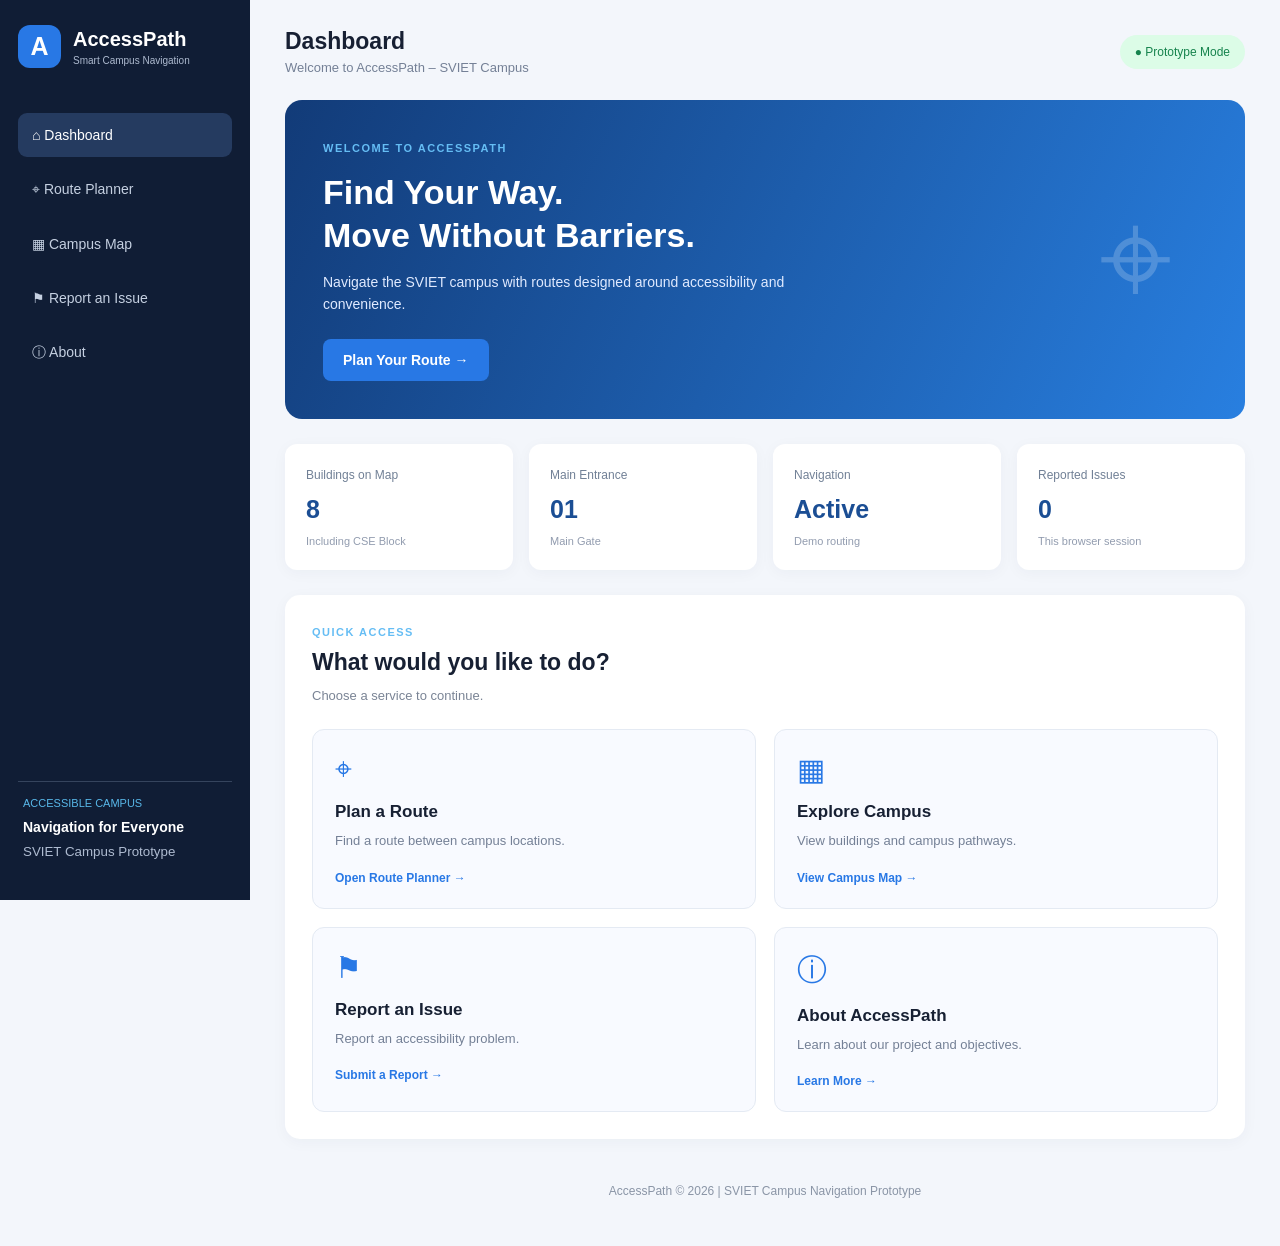
<file: index.html>
<!DOCTYPE html>
<html lang="en">
<head>
    <meta charset="UTF-8">
    <meta name="viewport" content="width=device-width, initial-scale=1.0">
    <title>AccessPath | Dashboard</title>
    <link rel="stylesheet" href="style.css">
</head>
<body>

<div class="app">
    <aside class="sidebar">
        <a href="index.html" class="brand">
            <span class="brand-icon">A</span>
            <span><b>AccessPath</b><small>Smart Campus Navigation</small></span>
        </a>

        <nav>
            <a href="index.html" class="nav-link active">⌂ Dashboard</a>
            <a href="planner.html" class="nav-link">⌖ Route Planner</a>
            <a href="map.html" class="nav-link">▦ Campus Map</a>
            <a href="report.html" class="nav-link">⚑ Report an Issue</a>
            <a href="about.html" class="nav-link">ⓘ About</a>
        </nav>

        <div class="sidebar-bottom">
            <p>ACCESSIBLE CAMPUS</p>
            <b>Navigation for Everyone</b>
            <small>SVIET Campus Prototype</small>
        </div>
    </aside>

    <main class="main-content">
        <header class="topbar">
            <div>
                <h2>Dashboard</h2>
                <p>Welcome to AccessPath – SVIET Campus</p>
            </div>
            <span class="status">● Prototype Mode</span>
        </header>

        <section class="hero">
            <div>
                <span class="hero-tag">WELCOME TO ACCESSPATH</span>
                <h1>Find Your Way.<br>Move Without Barriers.</h1>
                <p>
                    Navigate the SVIET campus with routes designed
                    around accessibility and convenience.
                </p>
                <a href="planner.html" class="primary-btn">
                    Plan Your Route →
                </a>
            </div>
            <div class="hero-symbol">⌖</div>
        </section>

        <section class="stats">
            <div class="stat-card">
                <span>Buildings on Map</span>
                <h2>8</h2>
                <small>Including CSE Block</small>
            </div>
            <div class="stat-card">
                <span>Main Entrance</span>
                <h2>01</h2>
                <small>Main Gate</small>
            </div>
            <div class="stat-card">
                <span>Navigation</span>
                <h2>Active</h2>
                <small>Demo routing</small>
            </div>
            <div class="stat-card">
                <span>Reported Issues</span>
                <h2 id="issueCount">0</h2>
                <small>This browser session</small>
            </div>
        </section>

        <section class="panel">
            <div class="section-heading">
                <span class="eyebrow">QUICK ACCESS</span>
                <h2>What would you like to do?</h2>
                <p>Choose a service to continue.</p>
            </div>

            <div class="quick-grid">
                <a href="planner.html" class="quick-card">
                    <span>⌖</span>
                    <h3>Plan a Route</h3>
                    <p>Find a route between campus locations.</p>
                    <b>Open Route Planner →</b>
                </a>

                <a href="map.html" class="quick-card">
                    <span>▦</span>
                    <h3>Explore Campus</h3>
                    <p>View buildings and campus pathways.</p>
                    <b>View Campus Map →</b>
                </a>

                <a href="report.html" class="quick-card">
                    <span>⚑</span>
                    <h3>Report an Issue</h3>
                    <p>Report an accessibility problem.</p>
                    <b>Submit a Report →</b>
                </a>

                <a href="about.html" class="quick-card">
                    <span>ⓘ</span>
                    <h3>About AccessPath</h3>
                    <p>Learn about our project and objectives.</p>
                    <b>Learn More →</b>
                </a>
            </div>
        </section>

        <footer>AccessPath © 2026 | SVIET Campus Navigation Prototype</footer>
    </main>
</div>

<script src="script.js"></script>
</body>
</html>
</file>
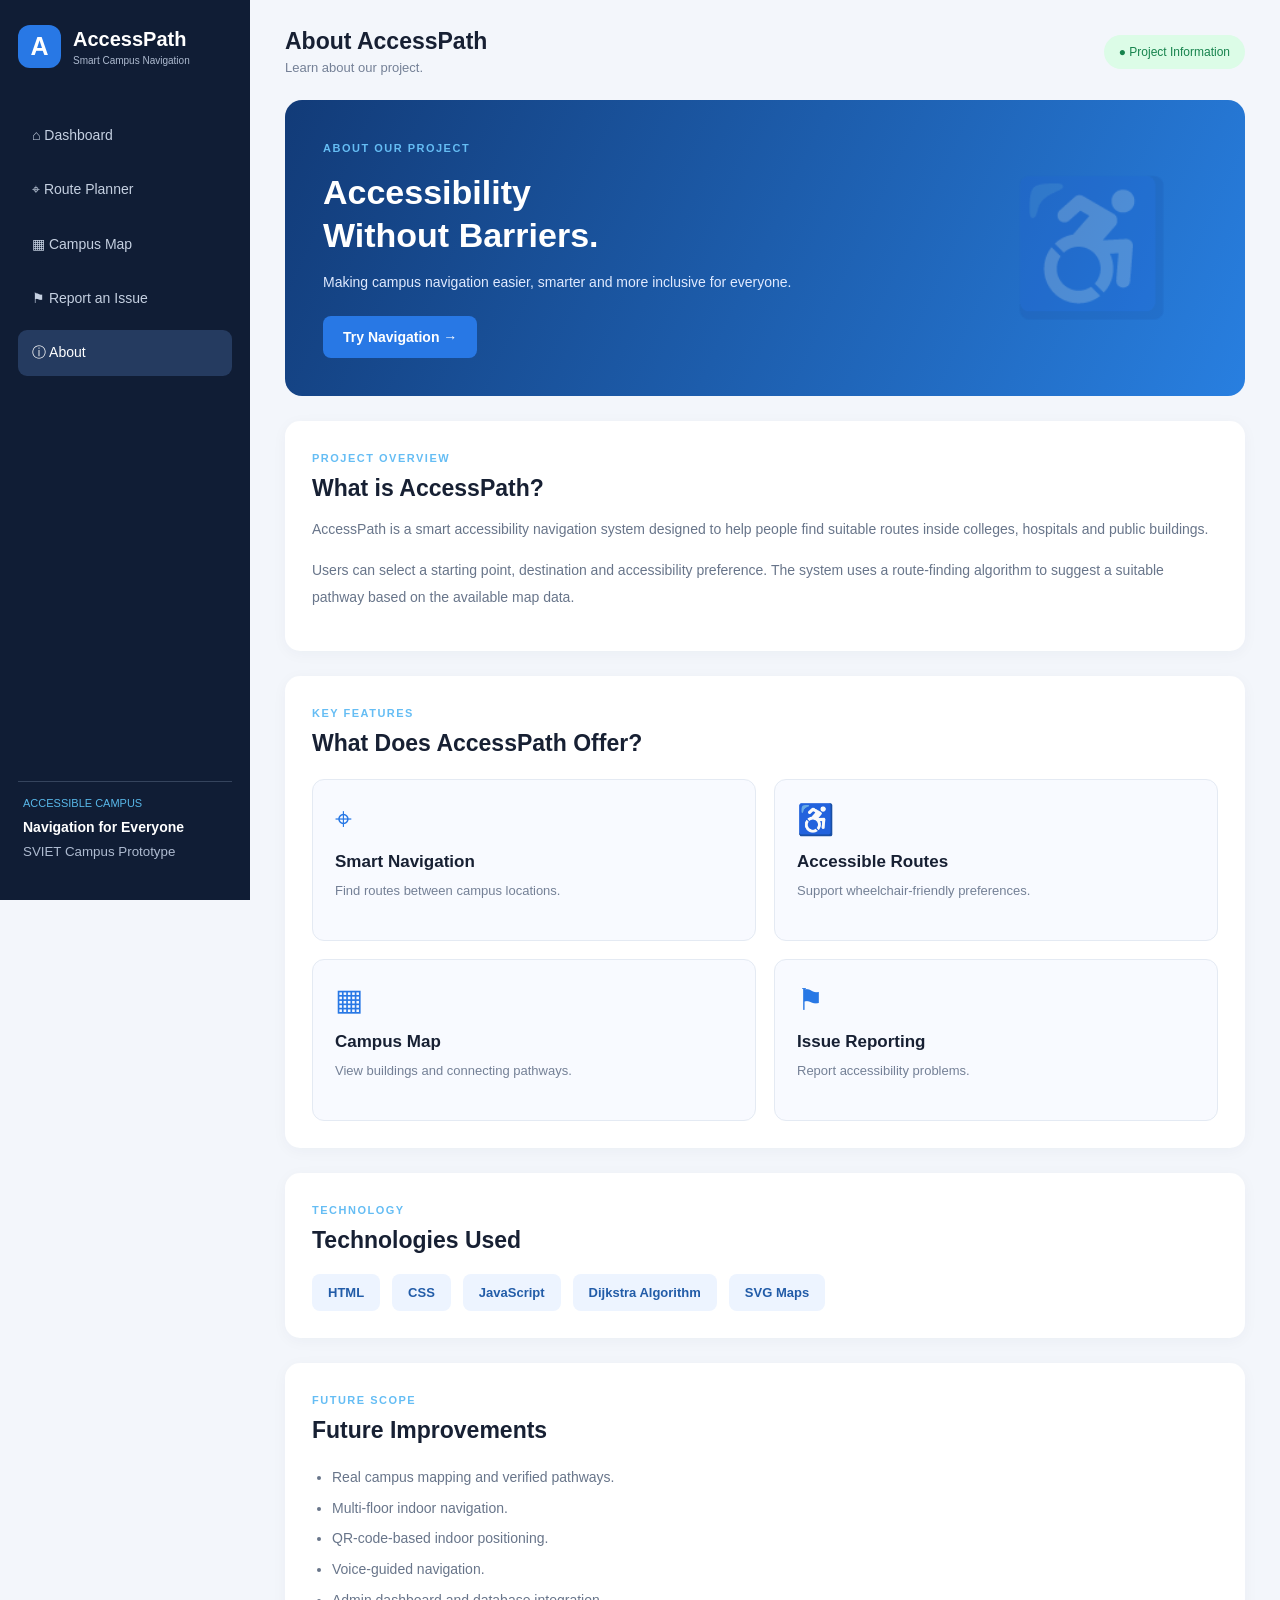
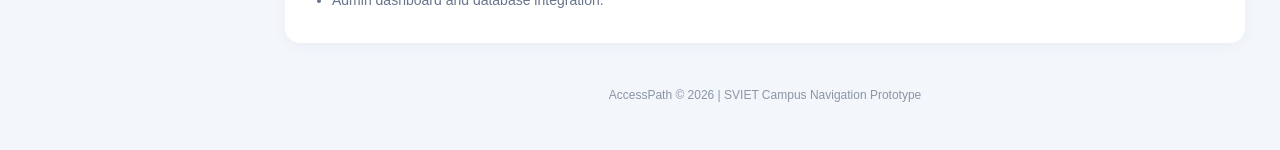
<file: about.html>
<!DOCTYPE html>
<html lang="en">
<head>
    <meta charset="UTF-8">
    <meta name="viewport" content="width=device-width, initial-scale=1.0">
    <title>AccessPath | About</title>
    <link rel="stylesheet" href="style.css">
</head>
<body>

<div class="app">
    <aside class="sidebar">
        <a href="index.html" class="brand">
            <span class="brand-icon">A</span>
            <span><b>AccessPath</b><small>Smart Campus Navigation</small></span>
        </a>

        <nav>
            <a href="index.html" class="nav-link">⌂ Dashboard</a>
            <a href="planner.html" class="nav-link">⌖ Route Planner</a>
            <a href="map.html" class="nav-link">▦ Campus Map</a>
            <a href="report.html" class="nav-link">⚑ Report an Issue</a>
            <a href="about.html" class="nav-link active">ⓘ About</a>
        </nav>

        <div class="sidebar-bottom">
            <p>ACCESSIBLE CAMPUS</p>
            <b>Navigation for Everyone</b>
            <small>SVIET Campus Prototype</small>
        </div>
    </aside>

    <main class="main-content">
        <header class="topbar">
            <div>
                <h2>About AccessPath</h2>
                <p>Learn about our project.</p>
            </div>
            <span class="status">● Project Information</span>
        </header>

        <section class="hero">
            <div>
                <span class="hero-tag">ABOUT OUR PROJECT</span>
                <h1>Accessibility<br>Without Barriers.</h1>
                <p>
                    Making campus navigation easier, smarter
                    and more inclusive for everyone.
                </p>
                <a href="planner.html" class="primary-btn">
                    Try Navigation →
                </a>
            </div>
            <div class="hero-symbol">♿</div>
        </section>

        <section class="panel">
            <span class="eyebrow">PROJECT OVERVIEW</span>
            <h2>What is AccessPath?</h2>
            <p class="about-text">
                AccessPath is a smart accessibility navigation
                system designed to help people find suitable
                routes inside colleges, hospitals and public
                buildings.
            </p>
            <p class="about-text">
                Users can select a starting point, destination
                and accessibility preference. The system uses
                a route-finding algorithm to suggest a suitable
                pathway based on the available map data.
            </p>
        </section>

        <section class="panel">
            <span class="eyebrow">KEY FEATURES</span>
            <h2>What Does AccessPath Offer?</h2>

            <div class="quick-grid">
                <div class="quick-card">
                    <span>⌖</span>
                    <h3>Smart Navigation</h3>
                    <p>Find routes between campus locations.</p>
                </div>
                <div class="quick-card">
                    <span>♿</span>
                    <h3>Accessible Routes</h3>
                    <p>Support wheelchair-friendly preferences.</p>
                </div>
                <div class="quick-card">
                    <span>▦</span>
                    <h3>Campus Map</h3>
                    <p>View buildings and connecting pathways.</p>
                </div>
                <div class="quick-card">
                    <span>⚑</span>
                    <h3>Issue Reporting</h3>
                    <p>Report accessibility problems.</p>
                </div>
            </div>
        </section>

        <section class="panel">
            <span class="eyebrow">TECHNOLOGY</span>
            <h2>Technologies Used</h2>
            <div class="technology-list">
                <span>HTML</span>
                <span>CSS</span>
                <span>JavaScript</span>
                <span>Dijkstra Algorithm</span>
                <span>SVG Maps</span>
            </div>
        </section>

        <section class="panel">
            <span class="eyebrow">FUTURE SCOPE</span>
            <h2>Future Improvements</h2>
            <ul class="future-list">
                <li>Real campus mapping and verified pathways.</li>
                <li>Multi-floor indoor navigation.</li>
                <li>QR-code-based indoor positioning.</li>
                <li>Voice-guided navigation.</li>
                <li>Admin dashboard and database integration.</li>
            </ul>
        </section>

        <footer>AccessPath © 2026 | SVIET Campus Navigation Prototype</footer>
    </main>
</div>

<script src="script.js"></script>
</body>
</html>
</file>
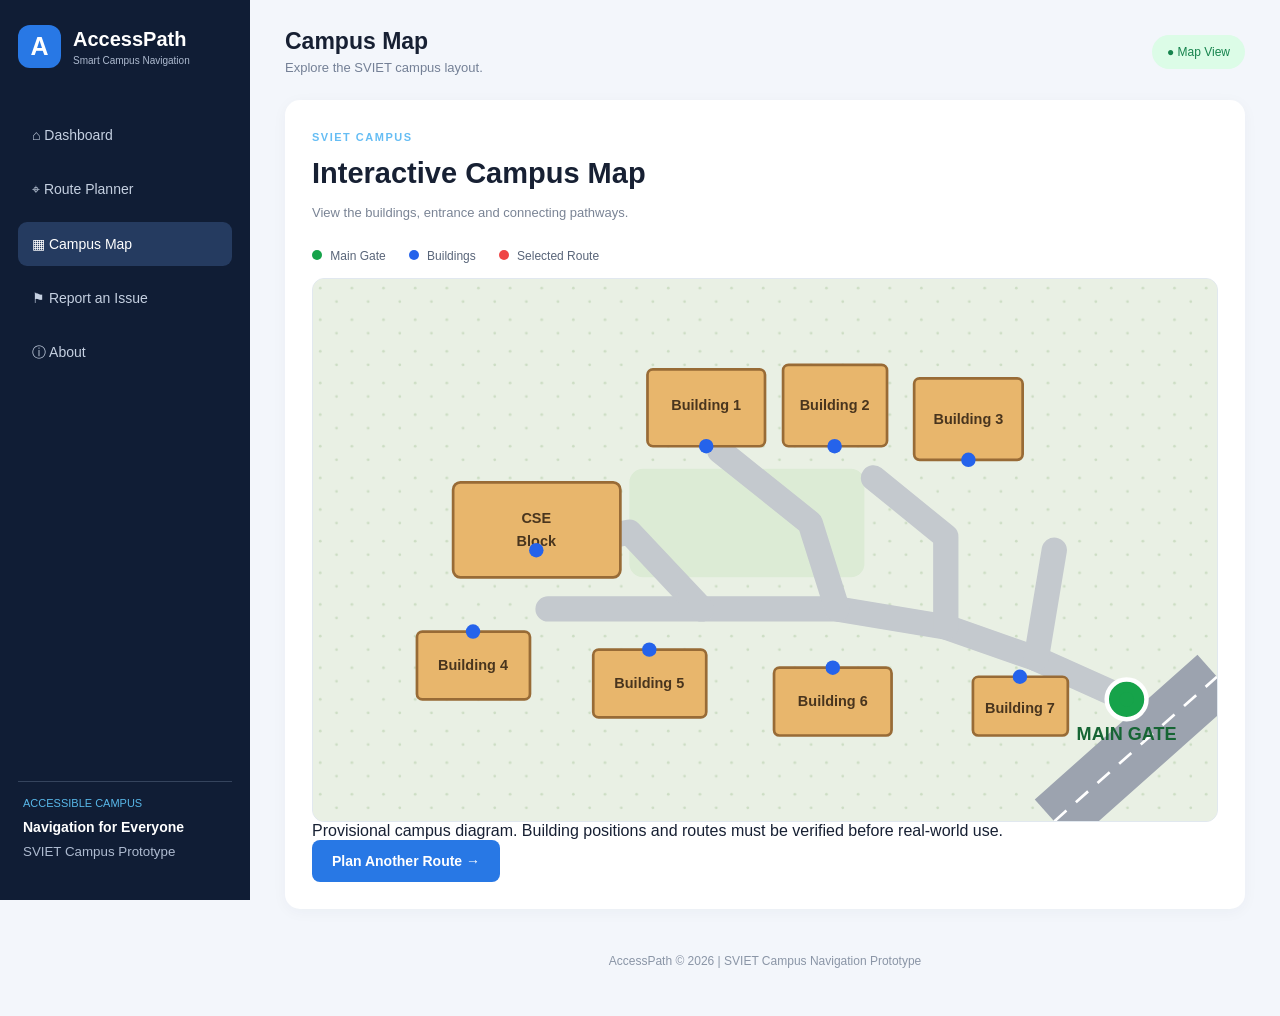
<file: map.html>
<!DOCTYPE html>
<html lang="en">
<head>
    <meta charset="UTF-8">
    <meta name="viewport" content="width=device-width, initial-scale=1.0">
    <title>AccessPath | Campus Map</title>
    <link rel="stylesheet" href="style.css">
</head>
<body>

<div class="app">
    <aside class="sidebar">
        <a href="index.html" class="brand">
            <span class="brand-icon">A</span>
            <span><b>AccessPath</b><small>Smart Campus Navigation</small></span>
        </a>

        <nav>
            <a href="index.html" class="nav-link">⌂ Dashboard</a>
            <a href="planner.html" class="nav-link">⌖ Route Planner</a>
            <a href="map.html" class="nav-link active">▦ Campus Map</a>
            <a href="report.html" class="nav-link">⚑ Report an Issue</a>
            <a href="about.html" class="nav-link">ⓘ About</a>
        </nav>

        <div class="sidebar-bottom">
            <p>ACCESSIBLE CAMPUS</p>
            <b>Navigation for Everyone</b>
            <small>SVIET Campus Prototype</small>
        </div>
    </aside>

    <main class="main-content">
        <header class="topbar">
            <div>
                <h2>Campus Map</h2>
                <p>Explore the SVIET campus layout.</p>
            </div>
            <span class="status">● Map View</span>
        </header>

        <section class="panel">
            <span class="eyebrow">SVIET CAMPUS</span>
            <h1 class="page-title">Interactive Campus Map</h1>
            <p class="page-description">
                View the buildings, entrance and connecting pathways.
            </p>

            <div class="map-legend">
                <span><i class="legend-dot green"></i> Main Gate</span>
                <span><i class="legend-dot blue"></i> Buildings</span>
                <span><i class="legend-dot red"></i> Selected Route</span>
            </div>

            <div class="map-wrapper">
                <svg id="campusMap" viewBox="0 0 1000 600"
                     xmlns="http://www.w3.org/2000/svg">

                    <defs>
                        <pattern id="grass" width="35" height="35"
                                 patternUnits="userSpaceOnUse">
                            <rect width="35" height="35" fill="#e9f0e4"/>
                            <circle cx="8" cy="10" r="1.5" fill="#ccddc3"/>
                            <circle cx="26" cy="25" r="1.5" fill="#ccddc3"/>
                        </pattern>
                    </defs>

                    <rect width="1000" height="600" fill="url(#grass)"/>

                    <rect x="350" y="210" width="260" height="120"
                          rx="15" fill="#dcebd5"/>

                    <!-- Roads -->
                    <g class="roads">
                        <path d="M900 465 L800 420 L700 385 L580 365 L430 365 L260 365"/>
                        <path d="M700 385 L700 285 L620 220"/>
                        <path d="M580 365 L550 270 L450 190"/>
                        <path d="M430 365 L350 280 L250 300"/>
                        <path d="M800 420 L820 300"/>
                    </g>

                    <!-- Highway -->
                    <path d="M820 600 L1000 440"
                          stroke="#9ca3af" stroke-width="65" fill="none"/>
                    <path d="M820 600 L1000 440"
                          stroke="white" stroke-width="3"
                          stroke-dasharray="18 14" fill="none"/>

                    <!-- CSE Block -->
                    <g class="building" data-node="cse">
                        <rect x="155" y="225" width="185" height="105"
                              rx="8" fill="#2878c7"
                              stroke="#174a7c" stroke-width="4"/>
                        <text x="247" y="270" fill="white">CSE</text>
                        <text x="247" y="295" fill="white">Block</text>
                    </g>

                    <!-- Other buildings -->
                    <g class="building" data-node="b1">
                        <rect x="370" y="100" width="130" height="85" rx="6"/>
                        <text x="435" y="145">Building 1</text>
                    </g>
                    <g class="building" data-node="b2">
                        <rect x="520" y="95" width="115" height="90" rx="6"/>
                        <text x="577" y="145">Building 2</text>
                    </g>
                    <g class="building" data-node="b3">
                        <rect x="665" y="110" width="120" height="90" rx="6"/>
                        <text x="725" y="160">Building 3</text>
                    </g>
                    <g class="building" data-node="b4">
                        <rect x="115" y="390" width="125" height="75" rx="6"/>
                        <text x="177" y="432">Building 4</text>
                    </g>
                    <g class="building" data-node="b5">
                        <rect x="310" y="410" width="125" height="75" rx="6"/>
                        <text x="372" y="452">Building 5</text>
                    </g>
                    <g class="building" data-node="b6">
                        <rect x="510" y="430" width="130" height="75" rx="6"/>
                        <text x="575" y="472">Building 6</text>
                    </g>
                    <g class="building" data-node="b7">
                        <rect x="730" y="440" width="105" height="65" rx="6"/>
                        <text x="782" y="480">Building 7</text>
                    </g>

                    <!-- Main Gate -->
                    <circle cx="900" cy="465" r="22"
                            fill="#16a34a" stroke="white" stroke-width="5"/>
                    <text x="900" y="510" text-anchor="middle"
                          fill="#166534" font-size="20"
                          font-weight="bold">MAIN GATE</text>

                    <!-- Route -->
                    <polyline id="routeLine" points=""
                              fill="none" stroke="#ef4444"
                              stroke-width="9"
                              stroke-linecap="round"
                              stroke-linejoin="round"/>

                    <!-- Navigation points -->
                    <g id="mapPoints">
                        <circle id="gate" cx="900" cy="465" r="8" fill="#16a34a"/>
                        <circle id="cse" cx="247" cy="300" r="8" fill="#2563eb"/>
                        <circle id="b1" cx="435" cy="185" r="8" fill="#2563eb"/>
                        <circle id="b2" cx="577" cy="185" r="8" fill="#2563eb"/>
                        <circle id="b3" cx="725" cy="200" r="8" fill="#2563eb"/>
                        <circle id="b4" cx="177" cy="390" r="8" fill="#2563eb"/>
                        <circle id="b5" cx="372" cy="410" r="8" fill="#2563eb"/>
                        <circle id="b6" cx="575" cy="430" r="8" fill="#2563eb"/>
                        <circle id="b7" cx="782" cy="440" r="8" fill="#2563eb"/>
                    </g>
                </svg>
            </div>

            <p class="map-note">
                Provisional campus diagram. Building positions and routes
                must be verified before real-world use.
            </p>

            <div id="mapResult" class="message" hidden></div>

            <a href="planner.html" class="primary-btn">
                Plan Another Route →
            </a>
        </section>

        <footer>AccessPath © 2026 | SVIET Campus Navigation Prototype</footer>
    </main>
</div>

<script src="script.js"></script>
</body>
</html>
</file>
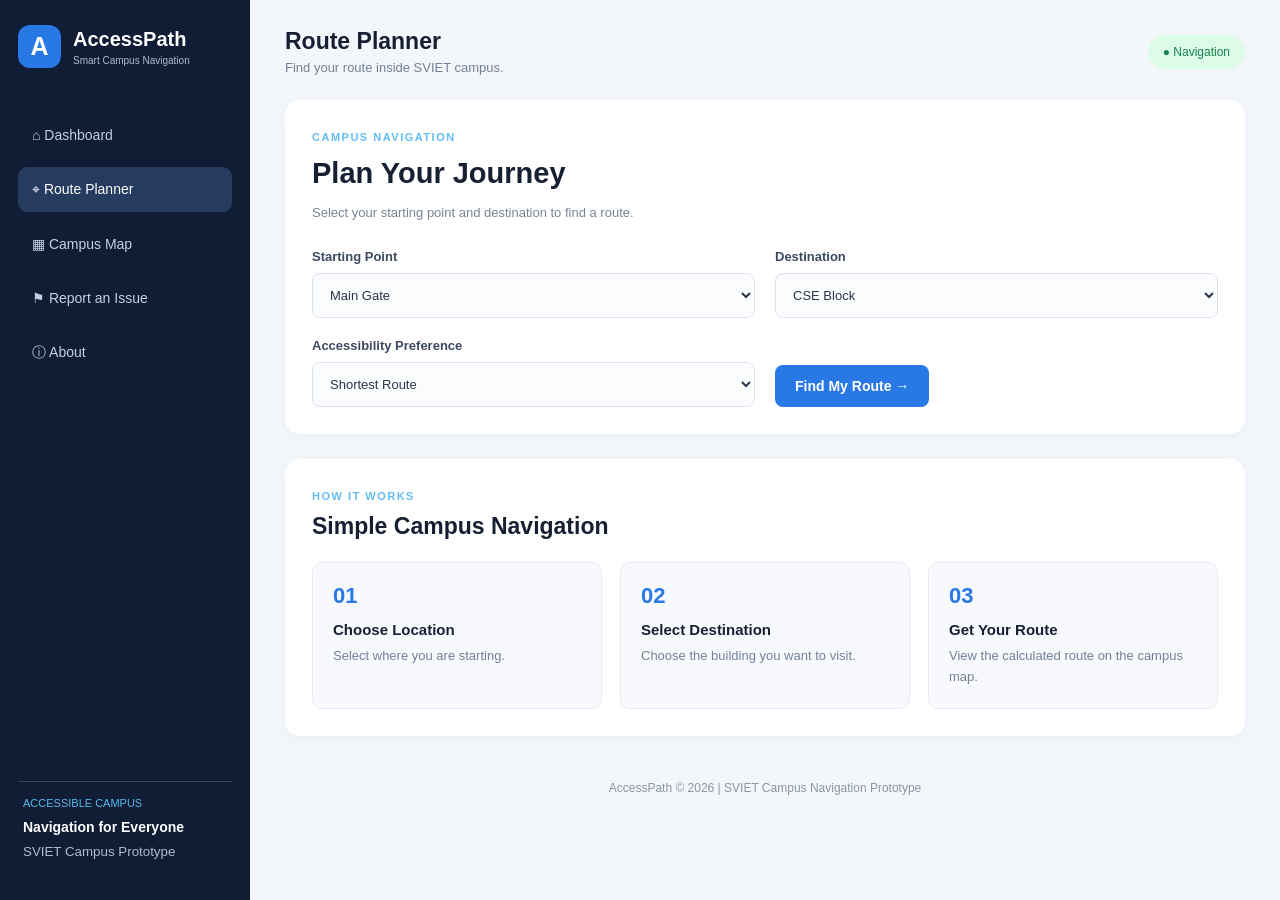
<file: planner.html>
<!DOCTYPE html>
<html lang="en">
<head>
    <meta charset="UTF-8">
    <meta name="viewport" content="width=device-width, initial-scale=1.0">
    <title>AccessPath | Route Planner</title>
    <link rel="stylesheet" href="style.css">
</head>
<body>

<div class="app">
    <aside class="sidebar">
        <a href="index.html" class="brand">
            <span class="brand-icon">A</span>
            <span><b>AccessPath</b><small>Smart Campus Navigation</small></span>
        </a>

        <nav>
            <a href="index.html" class="nav-link">⌂ Dashboard</a>
            <a href="planner.html" class="nav-link active">⌖ Route Planner</a>
            <a href="map.html" class="nav-link">▦ Campus Map</a>
            <a href="report.html" class="nav-link">⚑ Report an Issue</a>
            <a href="about.html" class="nav-link">ⓘ About</a>
        </nav>

        <div class="sidebar-bottom">
            <p>ACCESSIBLE CAMPUS</p>
            <b>Navigation for Everyone</b>
            <small>SVIET Campus Prototype</small>
        </div>
    </aside>

    <main class="main-content">
        <header class="topbar">
            <div>
                <h2>Route Planner</h2>
                <p>Find your route inside SVIET campus.</p>
            </div>
            <span class="status">● Navigation</span>
        </header>

        <section class="panel">
            <span class="eyebrow">CAMPUS NAVIGATION</span>
            <h1 class="page-title">Plan Your Journey</h1>
            <p class="page-description">
                Select your starting point and destination to find a route.
            </p>

            <form id="routeForm" class="form-layout">
                <div class="form-group">
                    <label for="start">Starting Point</label>
                    <select id="start" required>
                        <option value="gate">Main Gate</option>
                        <option value="cse">CSE Block</option>
                        <option value="b1">Building 1</option>
                        <option value="b2">Building 2</option>
                        <option value="b3">Building 3</option>
                        <option value="b4">Building 4</option>
                        <option value="b5">Building 5</option>
                        <option value="b6">Building 6</option>
                        <option value="b7">Building 7</option>
                    </select>
                </div>

                <div class="form-group">
                    <label for="destination">Destination</label>
                    <select id="destination" required>
                        <option value="cse">CSE Block</option>
                        <option value="gate">Main Gate</option>
                        <option value="b1">Building 1</option>
                        <option value="b2">Building 2</option>
                        <option value="b3">Building 3</option>
                        <option value="b4">Building 4</option>
                        <option value="b5">Building 5</option>
                        <option value="b6">Building 6</option>
                        <option value="b7">Building 7</option>
                    </select>
                </div>

                <div class="form-group">
                    <label for="preference">Accessibility Preference</label>
                    <select id="preference">
                        <option value="shortest">Shortest Route</option>
                        <option value="wheelchair">Wheelchair Friendly</option>
                        <option value="noStairs">Avoid Stairs</option>
                    </select>
                </div>

                <button type="submit" class="primary-btn">
                    Find My Route →
                </button>
            </form>

            <div id="plannerMessage" class="message" hidden></div>
        </section>

        <section class="panel">
            <span class="eyebrow">HOW IT WORKS</span>
            <h2>Simple Campus Navigation</h2>

            <div class="steps-grid">
                <div class="step-card">
                    <b>01</b>
                    <h3>Choose Location</h3>
                    <p>Select where you are starting.</p>
                </div>
                <div class="step-card">
                    <b>02</b>
                    <h3>Select Destination</h3>
                    <p>Choose the building you want to visit.</p>
                </div>
                <div class="step-card">
                    <b>03</b>
                    <h3>Get Your Route</h3>
                    <p>View the calculated route on the campus map.</p>
                </div>
            </div>
        </section>

        <footer>AccessPath © 2026 | SVIET Campus Navigation Prototype</footer>
    </main>
</div>

<script src="script.js"></script>
</body>
</html>
</file>
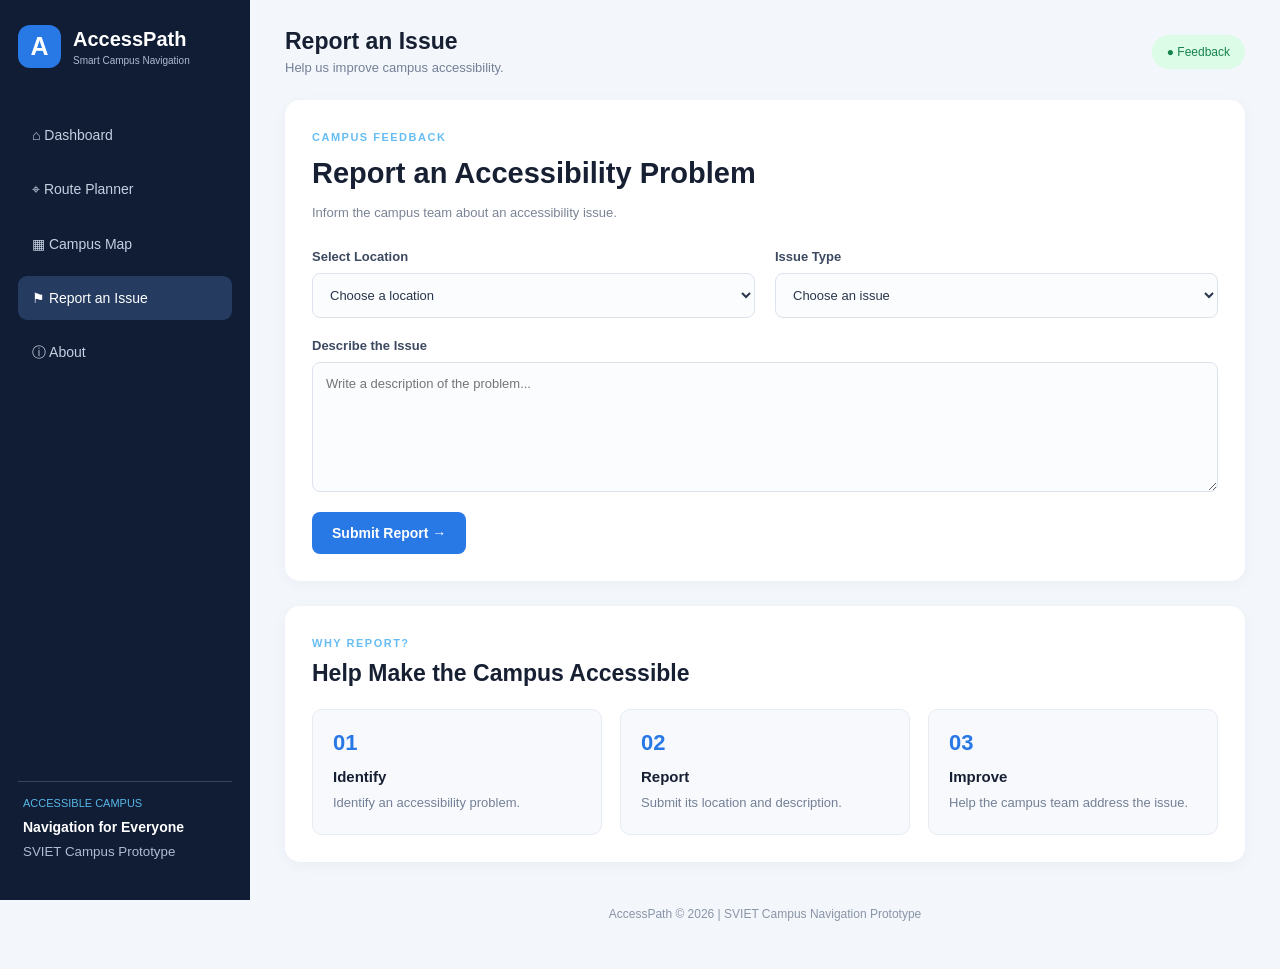
<file: report.html>
<!DOCTYPE html>
<html lang="en">
<head>
    <meta charset="UTF-8">
    <meta name="viewport" content="width=device-width, initial-scale=1.0">
    <title>AccessPath | Report an Issue</title>
    <link rel="stylesheet" href="style.css">
</head>
<body>

<div class="app">
    <aside class="sidebar">
        <a href="index.html" class="brand">
            <span class="brand-icon">A</span>
            <span><b>AccessPath</b><small>Smart Campus Navigation</small></span>
        </a>

        <nav>
            <a href="index.html" class="nav-link">⌂ Dashboard</a>
            <a href="planner.html" class="nav-link">⌖ Route Planner</a>
            <a href="map.html" class="nav-link">▦ Campus Map</a>
            <a href="report.html" class="nav-link active">⚑ Report an Issue</a>
            <a href="about.html" class="nav-link">ⓘ About</a>
        </nav>

        <div class="sidebar-bottom">
            <p>ACCESSIBLE CAMPUS</p>
            <b>Navigation for Everyone</b>
            <small>SVIET Campus Prototype</small>
        </div>
    </aside>

    <main class="main-content">
        <header class="topbar">
            <div>
                <h2>Report an Issue</h2>
                <p>Help us improve campus accessibility.</p>
            </div>
            <span class="status">● Feedback</span>
        </header>

        <section class="panel">
            <span class="eyebrow">CAMPUS FEEDBACK</span>
            <h1 class="page-title">Report an Accessibility Problem</h1>
            <p class="page-description">
                Inform the campus team about an accessibility issue.
            </p>

            <form id="reportForm" class="form-layout report-layout">

                <div class="form-group">
                    <label for="issueLocation">Select Location</label>
                    <select id="issueLocation" required>
                        <option value="">Choose a location</option>
                        <option>Main Gate</option>
                        <option>CSE Block</option>
                        <option>Building 1</option>
                        <option>Building 2</option>
                        <option>Building 3</option>
                        <option>Building 4</option>
                        <option>Building 5</option>
                        <option>Building 6</option>
                        <option>Building 7</option>
                    </select>
                </div>

                <div class="form-group">
                    <label for="issueType">Issue Type</label>
                    <select id="issueType" required>
                        <option value="">Choose an issue</option>
                        <option>Blocked Pathway</option>
                        <option>Damaged Ramp</option>
                        <option>Lift Not Working</option>
                        <option>Staircase Problem</option>
                        <option>Inaccessible Entrance</option>
                        <option>Other Accessibility Issue</option>
                    </select>
                </div>

                <div class="form-group full-width">
                    <label for="issueDescription">Describe the Issue</label>
                    <textarea id="issueDescription"
                              placeholder="Write a description of the problem..."
                              required></textarea>
                </div>

                <button type="submit" class="primary-btn">
                    Submit Report →
                </button>
            </form>

            <div id="reportMessage" class="message" hidden></div>
        </section>

        <section class="panel">
            <span class="eyebrow">WHY REPORT?</span>
            <h2>Help Make the Campus Accessible</h2>
            <div class="steps-grid">
                <div class="step-card">
                    <b>01</b>
                    <h3>Identify</h3>
                    <p>Identify an accessibility problem.</p>
                </div>
                <div class="step-card">
                    <b>02</b>
                    <h3>Report</h3>
                    <p>Submit its location and description.</p>
                </div>
                <div class="step-card">
                    <b>03</b>
                    <h3>Improve</h3>
                    <p>Help the campus team address the issue.</p>
                </div>
            </div>
        </section>

        <footer>AccessPath © 2026 | SVIET Campus Navigation Prototype</footer>
    </main>
</div>

<script src="script.js"></script>
</body>
</html>
</file>
<file: style.css>
* {
    margin: 0;
    padding: 0;
    box-sizing: border-box;
}

html {
    scroll-behavior: smooth;
}

body {
    font-family: Arial, Helvetica, sans-serif;
    background: #f3f6fb;
    color: #172033;
}

.app {
    display: flex;
    min-height: 100vh;
}

/* SIDEBAR */

.sidebar {
    width: 250px;
    background: #101d35;
    color: white;
    padding: 25px 18px;
    display: flex;
    flex-direction: column;
    position: fixed;
    top: 0;
    bottom: 0;
    left: 0;
    z-index: 10;
}

.brand {
    display: flex;
    align-items: center;
    gap: 12px;
    margin-bottom: 45px;
    text-decoration: none;
    color: white;
}

.brand-icon {
    width: 43px;
    height: 43px;
    border-radius: 12px;
    background: #2878e5;
    display: grid;
    place-items: center;
    font-size: 25px;
    font-weight: bold;
}

.brand b {
    display: block;
    font-size: 20px;
}

.brand small {
    display: block;
    font-size: 10px;
    color: #aebbd0;
    margin-top: 4px;
}

.sidebar nav {
    display: flex;
    flex-direction: column;
    gap: 10px;
}

.nav-link {
    text-decoration: none;
    color: #c5d0e1;
    padding: 14px;
    border-radius: 9px;
    transition: 0.2s;
    font-size: 14px;
}

.nav-link:hover,
.nav-link.active {
    background: #253b60;
    color: white;
}

.sidebar-bottom {
    margin-top: auto;
    padding: 15px 5px;
    border-top: 1px solid #35445d;
}

.sidebar-bottom p {
    color: #58b7e8;
    font-size: 11px;
    margin-bottom: 10px;
}

.sidebar-bottom b {
    display: block;
    font-size: 14px;
    margin-bottom: 7px;
}

.sidebar-bottom small {
    color: #aebbd0;
}

/* MAIN CONTENT */

.main-content {
    margin-left: 250px;
    width: calc(100% - 250px);
    padding: 28px 35px;
}

.topbar {
    display: flex;
    justify-content: space-between;
    align-items: center;
    margin-bottom: 25px;
}

.topbar h2 {
    font-size: 23px;
}

.topbar p {
    color: #748096;
    font-size: 13px;
    margin-top: 5px;
}

.status {
    color: #16834d;
    background: #dcfce7;
    padding: 10px 15px;
    border-radius: 25px;
    font-size: 12px;
}

/* HERO */

.hero {
    background: linear-gradient(115deg, #123b78, #287fe0);
    color: white;
    padding: 38px;
    border-radius: 17px;
    display: flex;
    align-items: center;
    justify-content: space-between;
    min-height: 230px;
    overflow: hidden;
    margin-bottom: 25px;
}

.hero-tag,
.eyebrow {
    color: #65bdf4;
    font-size: 11px;
    font-weight: bold;
    letter-spacing: 1.5px;
}

.hero h1 {
    font-size: 34px;
    line-height: 1.25;
    margin: 15px 0;
}

.hero p {
    max-width: 480px;
    color: #e0eaff;
    line-height: 1.6;
    font-size: 14px;
    margin-bottom: 23px;
}

.hero-symbol {
    font-size: 130px;
    color: rgba(255,255,255,0.2);
    padding-right: 35px;
}

.primary-btn {
    display: inline-block;
    background: #2878e5;
    color: white;
    padding: 13px 20px;
    border: none;
    border-radius: 8px;
    text-decoration: none;
    font-size: 14px;
    font-weight: bold;
    cursor: pointer;
    transition: 0.2s;
}

.primary-btn:hover {
    background: #145ebf;
    transform: translateY(-1px);
}

/* STATISTICS */

.stats {
    display: grid;
    grid-template-columns: repeat(4, 1fr);
    gap: 16px;
    margin: 25px 0;
}

.stat-card {
    background: white;
    padding: 21px;
    border-radius: 12px;
    box-shadow: 0 3px 15px rgba(20,40,80,0.04);
}

.stat-card span {
    color: #718096;
    font-size: 12px;
}

.stat-card h2 {
    font-size: 25px;
    color: #1b4e94;
    margin: 12px 0 7px;
}

.stat-card small {
    color: #929caf;
    font-size: 11px;
}

/* PANELS */

.panel {
    background: white;
    border-radius: 15px;
    padding: 27px;
    margin-bottom: 25px;
    box-shadow: 0 3px 15px rgba(20,40,80,0.04);
}

.section-heading {
    margin-bottom: 22px;
}

.section-heading h2,
.panel h2 {
    font-size: 23px;
    margin: 9px 0;
}

.section-heading p,
.page-description {
    color: #7a8495;
    font-size: 13px;
    line-height: 1.7;
}

.page-title {
    font-size: 29px;
    margin: 12px 0;
}

.page-description {
    margin-bottom: 25px;
}

.about-text {
    color: #68758a;
    line-height: 1.9;
    font-size: 14px;
    margin: 14px 0;
}

/* QUICK ACCESS CARDS */

.quick-grid {
    display: grid;
    grid-template-columns: repeat(2, 1fr);
    gap: 18px;
    margin-top: 22px;
}

.quick-card {
    text-decoration: none;
    color: #172033;
    background: #f8faff;
    border: 1px solid #e4eaf3;
    border-radius: 12px;
    padding: 22px;
    transition: 0.2s;
}

.quick-card:hover {
    border-color: #2878e5;
    transform: translateY(-3px);
    box-shadow: 0 5px 15px rgba(40,120,229,0.1);
}

.quick-card > span {
    display: block;
    font-size: 30px;
    color: #2878e5;
    margin-bottom: 15px;
}

.quick-card h3 {
    font-size: 17px;
    margin-bottom: 9px;
}

.quick-card p {
    font-size: 13px;
    color: #748096;
    line-height: 1.6;
    margin-bottom: 16px;
}

.quick-card b {
    color: #2878e5;
    font-size: 12px;
}

/* FORMS */

.form-layout {
    display: grid;
    grid-template-columns: repeat(2, 1fr);
    gap: 20px;
    align-items: end;
}

.form-group {
    display: flex;
    flex-direction: column;
    gap: 9px;
}

.form-group label {
    font-size: 13px;
    font-weight: bold;
    color: #3c4960;
}

.form-group select,
.form-group textarea {
    width: 100%;
    padding: 13px;
    border: 1px solid #dce3ed;
    border-radius: 8px;
    background: #fbfcfe;
    font-size: 13px;
    color: #29364b;
    outline: none;
}

.form-group select:focus,
.form-group textarea:focus {
    border-color: #2878e5;
}

.form-layout > button {
    width: fit-content;
}

.report-layout {
    grid-template-columns: 1fr 1fr;
}

.full-width {
    grid-column: 1 / -1;
}

.form-group textarea {
    min-height: 130px;
    resize: vertical;
    font-family: Arial, sans-serif;
}

.message {
    margin-top: 20px;
    padding: 17px;
    border-radius: 9px;
    background: #eff6ff;
    border-left: 4px solid #2878e5;
    font-size: 14px;
    line-height: 1.7;
}

.message.error {
    background: #fff1f1;
    border-color: #dc4444;
}

/* STEPS */

.steps-grid {
    display: grid;
    grid-template-columns: repeat(3, 1fr);
    gap: 18px;
    margin-top: 22px;
}

.step-card {
    background: #f7f9fd;
    border: 1px solid #e6ebf2;
    padding: 20px;
    border-radius: 10px;
}

.step-card b {
    color: #2878e5;
    font-size: 22px;
}

.step-card h3 {
    margin: 12px 0 8px;
    font-size: 15px;
}

.step-card p {
    color: #748096;
    font-size: 13px;
    line-height: 1.6;
}

/* MAP */

.map-legend {
    display: flex;
    gap: 23px;
    flex-wrap: wrap;
    margin-bottom: 15px;
    font-size: 12px;
    color: #596579;
}

.legend-dot {
    display: inline-block;
    width: 10px;
    height: 10px;
    border-radius: 50%;
    margin-right: 5px;
}

.legend-dot.green {
    background: #16a34a;
}

.legend-dot.blue {
    background: #2563eb;
}

.legend-dot.red {
    background: #ef4444;
}

.map-wrapper {
    width: 100%;
    overflow: auto;
    border: 1px solid #e1e8ef;
    border-radius: 12px;
    background: #e9f0e4;
}

#campusMap {
    display: block;
    width: 100%;
    min-width: 650px;
    height: auto;
}

.roads path {
    fill: none;
    stroke: #c4c9ce;
    stroke-width: 28;
    stroke-linecap: round;
    stroke-linejoin: round;
}

.building rect {
    fill: #e8b66c;
    stroke: #986b36;
    stroke-width: 3;
}

.building text {
    fill: #49351e;
    font-size: 16px;
    font-weight: bold;
    text-anchor: middle;
}

#campusMap #routeLine {
    stroke: #ef4444;
    stroke-width: 9;
    fill: none;
    stroke-linecap: round;
    stroke-linejoin: round;
    pointer-events: none;
}

/* TECHNOLOGY AND FUTURE LIST */

.technology-list {
    display: flex;
    gap: 12px;
    flex-wrap: wrap;
    margin-top: 20px;
}

.technology-list span {
    padding: 11px 16px;
    border-radius: 8px;
    background: #edf4ff;
    color: #225ca8;
    font-size: 13px;
    font-weight: bold;
}

.future-list {
    margin: 18px 0 0 20px;
    color: #68758a;
    line-height: 2.2;
    font-size: 14px;
}

/* FOOTER */

footer {
    text-align: center;
    padding: 20px;
    color: #8a95a6;
    font-size: 12px;
}

/* RESPONSIVE DESIGN */

@media (max-width: 1000px) {
    .sidebar {
        width: 205px;
    }

    .main-content {
        margin-left: 205px;
        width: calc(100% - 205px);
        padding: 22px;
    }

    .stats {
        grid-template-columns: repeat(2, 1fr);
    }
}

@media (max-width: 650px) {
    .app {
        display: block;
    }

    .sidebar {
        position: relative;
        width: 100%;
        height: auto;
    }

    .sidebar-bottom {
        display: none;
    }

    .sidebar nav {
        flex-direction: row;
        flex-wrap: wrap;
    }

    .nav-link {
        font-size: 12px;
        padding: 9px;
    }

    .main-content {
        margin-left: 0;
        width: 100%;
        padding: 15px;
    }

    .hero {
        padding: 25px;
    }

    .hero h1 {
        font-size: 27px;
    }

    .hero-symbol {
        display: none;
    }

    .stats {
        grid-template-columns: 1fr 1fr;
    }

    .quick-grid,
    .steps-grid,
    .form-layout,
    .report-layout {
        grid-template-columns: 1fr;
    }

    .full-width {
        grid-column: auto;
    }

    .topbar {
        align-items: flex-start;
        gap: 10px;
    }

    .status {
        font-size: 10px;
    }
}
</file>
